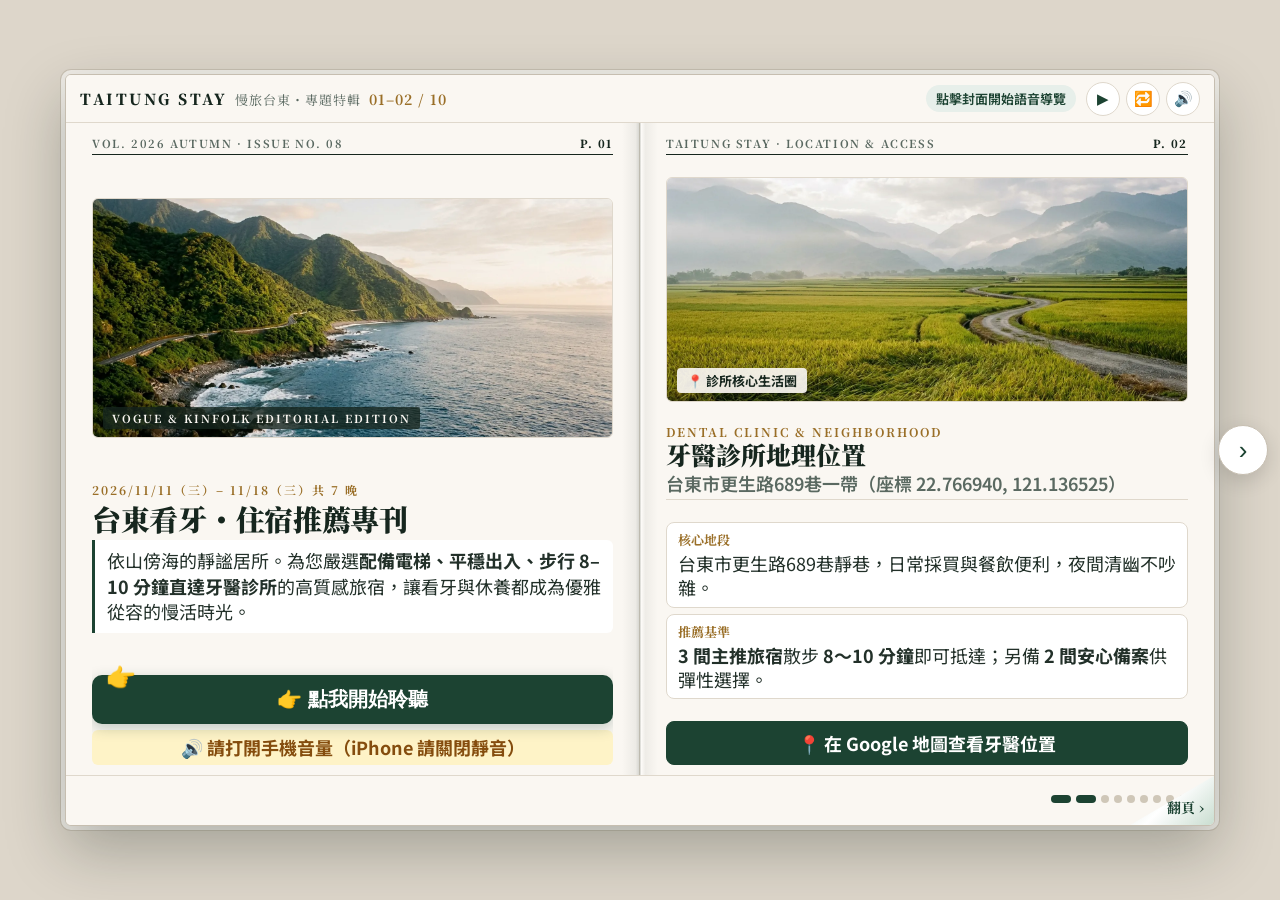
<file: magazine/index.html>
<!DOCTYPE html>
<html lang="zh-Hant-TW">
<head>
  <meta charset="UTF-8">
  <meta name="viewport" content="width=device-width, initial-scale=1, viewport-fit=cover">
  <title>台東看牙住宿推薦｜Vogue & Kinfolk 風格雙頁雜誌專刊</title>
  <meta name="robots" content="noindex,nofollow">
  <link rel="icon" href="data:,">
  <link rel="stylesheet" href="css/style.css?v=20261017_1415">
</head>
<body>

  <!-- Desktop Side Navigation Arrows -->
  <button id="pcLeft" class="pc-nav-arrow pc-nav-left" aria-label="上一頁">‹</button>
  <button id="pcRight" class="pc-nav-arrow pc-nav-right" aria-label="下一頁">›</button>

  <div id="app">
    <!-- Topbar Masthead & Audio Controls -->
    <header class="topbar">
      <div class="topbar-brand">
        <span class="mag-logo">TAITUNG STAY</span>
        <span class="mag-issue">慢旅台東・專題特輯</span>
        <span id="pageNo" class="page-indicator">01 / 10</span>
      </div>
      <div class="topbar-controls">
        <span id="audioStatus" class="audio-status-pill">語音導覽準備中</span>
        <button id="btnPause" class="control-btn" aria-label="播放或暫停" title="播放 / 暫停">▶</button>
        <button id="btnReplay" class="control-btn" aria-label="重聽本頁" title="重聽本頁">🔁</button>
        <button id="btnMute" class="control-btn" aria-label="靜音切換" title="靜音切換">🔊</button>
      </div>
    </header>

    <!-- Book / Magazine Stage -->
    <main id="stage" class="stage">
      <!-- Central Book Spine for Desktop 2-Page Spread -->
      <div class="book-spine" aria-hidden="true"></div>

      <!-- ==========================================
           PAGE 01: COVER (封面 - 台東山海)
           ========================================== -->
      <section class="slide active" data-page="1">
        <div class="inner">
          <div class="page-masthead">
            <span>VOL. 2026 AUTUMN · ISSUE NO. 08</span>
            <span class="folio-num">P. 01</span>
          </div>

          <div class="hero-photo-frame cover-photo-frame">
            <img src="img/taitung_mountain_sea.webp" alt="台東海岸山脈與太平洋晨曦" class="editorial-img">
            <div class="cover-overlay-badge">VOGUE &amp; KINFOLK EDITORIAL EDITION</div>
          </div>

          <div class="cover-editorial-body">
            <div class="cover-kicker">2026/11/11（三）– 11/18（三）共 7 晚</div>
            <h1 class="cover-main-title">台東看牙・住宿推薦專刊</h1>
            <p class="editorial-lead">
              依山傍海的靜謐居所。為您嚴選<strong>配備電梯、平穩出入、步行 8–10 分鐘直達牙醫診所</strong>的高質感旅宿，讓看牙與休養都成為優雅從容的慢活時光。
            </p>
          </div>

          <div class="cover-actions">
            <div class="btn-wrap-relative">
              <span class="finger-hint active" style="left: 14px; top: -18px;">👉</span>
              <button id="btnStart" class="cover-btn-start">
                <span>👉 點我開始聆聽</span>
              </button>
            </div>
            <div class="volume-notice">
              <span>🔊 請打開手機音量（iPhone 請關閉靜音）</span>
            </div>
          </div>
        </div>
      </section>

      <!-- ==========================================
           PAGE 02: CLINIC LOCATION (牙醫位置 - 台東縱谷稻田)
           ========================================== -->
      <section class="slide" data-page="2">
        <div class="inner">
          <div class="page-masthead">
            <span>TAITUNG STAY · LOCATION &amp; ACCESS</span>
            <span class="folio-num">P. 02</span>
          </div>

          <div class="hero-photo-frame">
            <img src="img/taitung_rice_paddies.webp" alt="台東縱谷翠綠稻田與山嵐" class="editorial-img">
            <span class="photo-tag-badge">📍 診所核心生活圈</span>
          </div>

          <div class="editorial-header">
            <div class="mag-kicker">DENTAL CLINIC &amp; NEIGHBORHOOD</div>
            <h2 class="mag-serif-title">牙醫診所地理位置</h2>
            <div class="mag-serif-sub">台東市更生路689巷一帶（座標 22.766940, 121.136525）</div>
          </div>

          <div class="editorial-columns">
            <div class="col-item">
              <span class="col-label">核心地段</span>
              <span class="col-value">台東市更生路689巷靜巷，日常採買與餐飲便利，夜間清幽不吵雜。</span>
            </div>
            <div class="col-item">
              <span class="col-label">推薦基準</span>
              <span class="col-value"><strong>3 間主推旅宿</strong>散步 <strong>8～10 分鐘</strong>即可抵達；另備 <strong>2 間安心備案</strong>供彈性選擇。</span>
            </div>
          </div>

          <div class="action-row single-action">
            <span class="finger-hint" style="left: 10px; top: -18px;">👉</span>
            <a class="btn-mag btn-primary-mag btn-full" href="https://www.google.com/maps?q=22.766940279683972,121.13652461835369" target="_blank" rel="noopener noreferrer">
              📍 在 Google 地圖查看牙醫位置
            </a>
          </div>
        </div>
      </section>

      <!-- ==========================================
           PAGE 03: 松柏文旅 (EVERGREEN HALL)
           ========================================== -->
      <section class="slide" data-page="3">
        <div class="inner">
          <div class="page-masthead">
            <span>PRIMARY SELECTION 01 · 主推首選</span>
            <span class="folio-num">P. 03</span>
          </div>

          <!-- 3 Real Hotel Photos Grid -->
          <div class="hotel-photo-grid">
            <div class="photo-cell photo-main">
              <img src="img/hotels/evergreen/room.webp" alt="松柏文旅推薦房型" class="editorial-img">
              <span class="photo-role-tag">推薦房型</span>
              <span class="photo-credit">照片來源：Booking.com／業者</span>
            </div>
            <div class="photo-cell photo-sub1">
              <img src="img/hotels/evergreen/exterior.webp" alt="松柏文旅外觀" class="editorial-img">
              <span class="photo-role-tag">建築外觀</span>
              <span class="photo-credit">照片來源：Booking.com／業者</span>
            </div>
            <div class="photo-cell photo-sub2">
              <img src="img/hotels/evergreen/bathroom.webp" alt="松柏文旅浴室" class="editorial-img">
              <span class="photo-role-tag">乾濕分離衛浴</span>
              <span class="photo-credit">照片來源：Booking.com／業者</span>
            </div>
          </div>

          <div class="hotel-title-bar">
            <div>
              <h2 class="mag-serif-title">松柏文旅</h2>
              <div class="hotel-distance">🚶 步行到牙醫：<strong>550 公尺｜約 8 分鐘</strong></div>
            </div>
            <div class="hotel-price-box">
              <span class="price-caption">7 晚含稅總價</span>
              <span class="price-amount">TWD 13,794</span>
            </div>
          </div>

          <div class="hotel-editorial-table">
            <div class="he-row">
              <span class="he-label">地址與評分</span>
              <span class="he-val">台東市洛陽街342號 ｜ <strong>8.5 分</strong> 高評</span>
            </div>
            <div class="he-row">
              <span class="he-label">設施與房型</span>
              <span class="he-val"><strong>🛗 有電梯</strong>｜雙床房（2張單人床）或加大雙人床，20㎡ 附陽台</span>
            </div>
            <div class="he-row">
              <span class="he-label">取消與提醒</span>
              <span class="he-val"><strong class="text-green">10/28 前免費取消</strong>｜<span class="text-warn">⚠️ 雙床房僅剩 1 間，建議儘早確認</span></span>
            </div>
          </div>

          <div class="action-row">
            <span class="finger-hint" style="left: 10px; top: -18px;">👉</span>
            <a class="btn-mag btn-primary-mag" href="https://www.booking.com/hotel/tw/342-evergreen-hall.zh-tw.html?checkin=2026-11-11&checkout=2026-11-18&group_adults=2&no_rooms=1" target="_blank" rel="noopener noreferrer">
              Booking 訂房頁
            </a>
            <a class="btn-mag btn-outline-mag" href="https://www.google.com/maps/dir/?api=1&origin=%E5%8F%B0%E6%9D%B1%E5%B8%82%E6%B4%9B%E9%99%BD%E8%A1%97342%E8%99%9F&destination=22.766940279683972,121.13652461835369&travelmode=walking" target="_blank" rel="noopener noreferrer">
              🚶 步行路線
            </a>
          </div>
        </div>
      </section>

      <!-- ==========================================
           PAGE 04: 翠安儂風旅 (HOTEL DE TRIANON)
           ========================================== -->
      <section class="slide" data-page="4">
        <div class="inner">
          <div class="page-masthead">
            <span>PRIMARY SELECTION 02 · 主推推薦</span>
            <span class="folio-num">P. 04</span>
          </div>

          <div class="hotel-photo-grid">
            <div class="photo-cell photo-main">
              <img src="img/hotels/trianon/room.webp" alt="翠安儂風旅標準雙人房" class="editorial-img">
              <span class="photo-role-tag">標準雙人房 25㎡</span>
              <span class="photo-credit">照片來源：Booking.com／業者</span>
            </div>
            <div class="photo-cell photo-sub1">
              <img src="img/hotels/trianon/exterior.webp" alt="翠安儂風旅建築外觀" class="editorial-img">
              <span class="photo-role-tag">建築外觀</span>
              <span class="photo-credit">照片來源：Booking.com／業者</span>
            </div>
            <div class="photo-cell photo-sub2">
              <img src="img/hotels/trianon/bathroom.webp" alt="翠安儂風旅浴室" class="editorial-img">
              <span class="photo-role-tag">衛浴空間</span>
              <span class="photo-credit">照片來源：Booking.com／業者</span>
            </div>
          </div>

          <div class="hotel-title-bar">
            <div>
              <h2 class="mag-serif-title">翠安儂風旅</h2>
              <div class="hotel-distance">🚶 步行到牙醫：<strong>走路約 8～9 分鐘</strong></div>
            </div>
            <div class="hotel-price-box">
              <span class="price-caption">7 晚總價（含早餐）</span>
              <span class="price-amount">TWD 11,920</span>
            </div>
          </div>

          <div class="hotel-editorial-table">
            <div class="he-row">
              <span class="he-label">地址與評分</span>
              <span class="he-val">台東市四維路三段152號 ｜ <strong>8.2 分</strong> 法式優雅旅宿</span>
            </div>
            <div class="he-row">
              <span class="he-label">安心設施</span>
              <span class="he-val"><strong>🛗 有電梯</strong>、<strong>浴室緊急呼救設備</strong>、24 小時櫃檯服務</span>
            </div>
            <div class="he-row">
              <span class="he-label">房型與取消</span>
              <span class="he-val">標準雙人房 25㎡（含早餐）｜<strong class="text-green">11/8 前可免費取消</strong></span>
            </div>
          </div>

          <div class="action-row">
            <span class="finger-hint" style="left: 10px; top: -18px;">👉</span>
            <a class="btn-mag btn-primary-mag" href="https://www.booking.com/hotel/tw/hotel-de-trianon-taitung.zh-tw.html?checkin=2026-11-11&checkout=2026-11-18&group_adults=2&no_rooms=1" target="_blank" rel="noopener noreferrer">
              Booking 訂房頁
            </a>
            <a class="btn-mag btn-outline-mag" href="https://www.google.com/maps/dir/?api=1&origin=%E5%8F%B0%E6%9D%B1%E5%B8%82%E5%9B%9B%E7%B6%AD%E8%B7%AF%E4%B8%89%E6%AE%B5152%E8%99%9F&destination=22.766940279683972,121.13652461835369&travelmode=walking" target="_blank" rel="noopener noreferrer">
              🚶 步行路線
            </a>
          </div>
        </div>
      </section>

      <!-- ==========================================
           PAGE 05: 湯園民宿 (SIANG GUEST HOUSE)
           ========================================== -->
      <section class="slide" data-page="5">
        <div class="inner">
          <div class="page-masthead">
            <span>PRIMARY SELECTION 03 · 主推推薦</span>
            <span class="folio-num">P. 05</span>
          </div>

          <div class="hotel-photo-grid">
            <div class="photo-cell photo-main">
              <img src="img/hotels/siang/room.webp?v=20261017b" alt="湯園民宿特大雙人床房" class="editorial-img">
              <span class="photo-role-tag">特大雙人床房</span>
              <span class="photo-credit">照片來源：Booking.com／業者</span>
            </div>
            <div class="photo-cell photo-sub1">
              <img src="img/hotels/siang/exterior.webp" alt="湯園民宿建築外觀" class="editorial-img">
              <span class="photo-role-tag">建築外觀</span>
              <span class="photo-credit">照片來源：Booking.com／業者</span>
            </div>
            <div class="photo-cell photo-sub2">
              <img src="img/hotels/siang/bathroom.webp" alt="湯園民宿浴室" class="editorial-img">
              <span class="photo-role-tag">衛浴空間</span>
              <span class="photo-credit">照片來源：Booking.com／業者</span>
            </div>
          </div>

          <div class="hotel-title-bar">
            <div>
              <h2 class="mag-serif-title">湯園民宿</h2>
              <div class="hotel-distance">🚶 步行到牙醫：<strong>700 公尺｜約 10 分鐘</strong></div>
            </div>
            <div class="hotel-price-box">
              <span class="price-caption">7 晚總價（含早餐）</span>
              <span class="price-amount">TWD 16,092</span>
            </div>
          </div>

          <div class="hotel-editorial-table">
            <div class="he-row">
              <span class="he-label">地址與評分</span>
              <span class="he-val">台東市中興路一段225號 ｜ <strong>8.9 分</strong> 超高評價</span>
            </div>
            <div class="he-row">
              <span class="he-label">長住亮點</span>
              <span class="he-val"><strong>🛗 有電梯</strong>、含早餐、<strong>房內專屬洗衣機</strong>與<strong>免治馬桶</strong></span>
            </div>
            <div class="he-row">
              <span class="he-label">房型與取消</span>
              <span class="he-val">特大雙人床房（戶外休息區）｜<strong class="text-green">11/4 前免費取消</strong>｜<span class="text-warn">⚠️ 僅剩 1 間</span></span>
            </div>
          </div>

          <div class="action-row">
            <span class="finger-hint" style="left: 10px; top: -18px;">👉</span>
            <a class="btn-mag btn-primary-mag" href="https://www.booking.com/hotel/tw/siang-guest-house.zh-tw.html?checkin=2026-11-11&checkout=2026-11-18&group_adults=2&no_rooms=1" target="_blank" rel="noopener noreferrer">
              Booking 訂房頁
            </a>
            <a class="btn-mag btn-outline-mag" href="https://www.google.com/maps/dir/?api=1&origin=%E5%8F%B0%E6%9D%B1%E5%B8%82%E4%B8%AD%E8%88%88%E8%B7%AF%E4%B8%80%E6%AE%B5225%E8%99%9F&destination=22.766940279683972,121.13652461835369&travelmode=walking" target="_blank" rel="noopener noreferrer">
              🚶 步行路線
            </a>
          </div>
        </div>
      </section>

      <!-- ==========================================
           PAGE 06: 康橋大飯店 台東館 (KINDNESS HOTEL)
           ========================================== -->
      <section class="slide" data-page="6">
        <div class="inner">
          <div class="page-masthead">
            <span>BACKUP SELECTION 01 · 品牌備案</span>
            <span class="folio-num">P. 06</span>
          </div>

          <div class="hotel-photo-grid">
            <div class="photo-cell photo-main">
              <img src="img/hotels/kindness/room.webp" alt="康橋大飯店台東館舒適四人間" class="editorial-img">
              <span class="photo-role-tag">舒適四人間 26㎡</span>
              <span class="photo-credit">照片來源：Booking.com／業者</span>
            </div>
            <div class="photo-cell photo-sub1">
              <img src="img/hotels/kindness/exterior.webp" alt="康橋大飯店台東館外觀" class="editorial-img">
              <span class="photo-role-tag">建築外觀</span>
              <span class="photo-credit">照片來源：Booking.com／業者</span>
            </div>
            <div class="photo-cell photo-sub2">
              <img src="img/hotels/kindness/bathroom.webp" alt="康橋大飯店台東館浴室" class="editorial-img">
              <span class="photo-role-tag">衛浴空間</span>
              <span class="photo-credit">照片來源：Booking.com／業者</span>
            </div>
          </div>

          <div class="hotel-title-bar">
            <div>
              <h2 class="mag-serif-title">康橋大飯店 台東館</h2>
              <div class="hotel-distance">🚶 步行到牙醫：<strong>800 公尺｜約 11 分鐘</strong></div>
            </div>
            <div class="hotel-price-box">
              <span class="price-caption">7 晚總價（含早餐）</span>
              <span class="price-amount">TWD 38,790</span>
            </div>
          </div>

          <div class="hotel-editorial-table">
            <div class="he-row">
              <span class="he-label">地址與電話</span>
              <span class="he-val">台東市中興路一段209巷16號 ｜ 電話 <a href="tel:089-229226" class="tel-link">089-229226</a></span>
            </div>
            <div class="he-row">
              <span class="he-label">設施與房型</span>
              <span class="he-val"><strong>🛗 有電梯</strong>、含豐盛早餐｜舒適四人間（2張雙人床，26㎡，城市景觀）</span>
            </div>
            <div class="he-row">
              <span class="he-label">取消與付款</span>
              <span class="he-val"><strong class="text-green">11/9 前可免費取消</strong>，入住時付款</span>
            </div>
          </div>

          <div class="action-row">
            <span class="finger-hint" style="left: 10px; top: -18px;">👉</span>
            <a class="btn-mag btn-primary-mag" href="https://www.booking.com/hotel/tw/kindness-hotel-taidong.zh-tw.html?checkin=2026-11-11&checkout=2026-11-18&group_adults=2&no_rooms=1" target="_blank" rel="noopener noreferrer">
              Booking 訂房頁
            </a>
            <a class="btn-mag btn-outline-mag" href="https://www.google.com/maps/dir/?api=1&origin=%E5%8F%B0%E6%9D%B1%E5%B8%82%E4%B8%AD%E8%88%88%E8%B7%AF%E4%B8%80%E6%AE%B5209%E5%B7%B716%E8%99%9F&destination=22.766940279683972,121.13652461835369&travelmode=walking" target="_blank" rel="noopener noreferrer">
              🚶 步行路線
            </a>
          </div>
        </div>
      </section>

      <!-- ==========================================
           PAGE 07: 月光夏民宿 (SUMMER OF MOONLIGHT)
           ========================================== -->
      <section class="slide" data-page="7">
        <div class="inner">
          <div class="page-masthead">
            <span>BACKUP SELECTION 02 · 庭園備案</span>
            <span class="folio-num">P. 07</span>
          </div>

          <div class="hotel-photo-grid">
            <div class="photo-cell photo-main">
              <img src="img/hotels/moonlight/room.webp" alt="月光夏民宿雙人房" class="editorial-img">
              <span class="photo-role-tag">一樓雙人房 23㎡</span>
              <span class="photo-credit">照片來源：Booking.com／業者</span>
            </div>
            <div class="photo-cell photo-sub1">
              <img src="img/hotels/moonlight/exterior.webp" alt="月光夏民宿外觀與庭園" class="editorial-img">
              <span class="photo-role-tag">建築外觀與庭園</span>
              <span class="photo-credit">照片來源：Booking.com／業者</span>
            </div>
            <div class="photo-cell photo-sub2">
              <img src="img/hotels/moonlight/bathroom.webp" alt="月光夏民宿衛浴" class="editorial-img">
              <span class="photo-role-tag">乾濕分離衛浴</span>
              <span class="photo-credit">照片來源：Booking.com／業者</span>
            </div>
          </div>

          <div class="hotel-title-bar">
            <div>
              <h2 class="mag-serif-title">月光夏民宿</h2>
              <div class="hotel-distance">🚶 步行 <strong>1.9 公里（約 27 分）</strong>｜車程約 5 分</div>
            </div>
            <div class="hotel-price-box">
              <span class="price-caption">7 晚總價（含早 27,310）</span>
              <span class="price-amount">TWD 25,945</span>
            </div>
          </div>

          <div class="hotel-editorial-table">
            <div class="he-row">
              <span class="he-label">地址與電話</span>
              <span class="he-val">台東市馬亨亨大道625號 ｜ 電話 <a href="tel:089-219168" class="tel-link">089-219168</a></span>
            </div>
            <div class="he-row">
              <span class="he-label">設施與服務</span>
              <span class="he-val">無電梯但<strong>房間在一樓免爬梯</strong>、有陽台、<strong>車站與機場接送</strong></span>
            </div>
            <div class="he-row">
              <span class="he-label">取消與提醒</span>
              <span class="he-val"><strong class="text-green">11/4 前免費取消</strong>｜<span class="text-warn">⚠️ 請先確認 10% 服務費是否已含在總價</span></span>
            </div>
          </div>

          <div class="action-row">
            <span class="finger-hint" style="left: 10px; top: -18px;">👉</span>
            <a class="btn-mag btn-primary-mag" href="https://www.booking.com/hotel/tw/summer-of-moonlight-homestay.zh-tw.html?checkin=2026-11-11&checkout=2026-11-18&group_adults=2&no_rooms=1" target="_blank" rel="noopener noreferrer">
              Booking 訂房頁
            </a>
            <a class="btn-mag btn-outline-mag" href="https://www.google.com/maps/dir/?api=1&origin=%E5%8F%B0%E6%9D%B1%E5%B8%82%E9%A6%AC%E4%BA%A8%E4%BA%A8%E5%A4%A7%E9%81%93625%E8%99%9F&destination=22.766940279683972,121.13652461835369&travelmode=walking" target="_blank" rel="noopener noreferrer">
              🚶 步行路線
            </a>
          </div>
        </div>
      </section>

      <!-- ==========================================
           PAGE 08: BOOKING TIPS (行前訂房叮嚀)
           ========================================== -->
      <section class="slide" data-page="8">
        <div class="inner">
          <div class="page-masthead">
            <span>EDITOR'S NOTE · 訂房與休養指南</span>
            <span class="folio-num">P. 08</span>
          </div>

          <div class="diptych-photo-row">
            <div class="diptych-cell">
              <img src="img/editorial_cozy_room.webp" alt="陽光灑落的溫馨休養房間意象" class="editorial-img">
            </div>
            <div class="diptych-cell">
              <img src="img/editorial_breakfast.webp" alt="溫馨晨間早餐意象" class="editorial-img">
            </div>
          </div>

          <div class="editorial-header compact-header">
            <div class="mag-kicker">ESSENTIAL CHECKLIST</div>
            <h2 class="mag-serif-title">行前訂房 6 大叮嚀</h2>
          </div>

          <div class="tips-editorial-grid">
            <div class="tip-card">
              <span class="tip-num">01</span>
              <div class="tip-text"><strong>確認對外窗：</strong>訂房前請先打電話向業者確認房間是否有窗戶。</div>
            </div>
            <div class="tip-card">
              <span class="tip-num">02</span>
              <div class="tip-text"><strong>早點預訂：</strong>十一月空房隨時會被訂走，建議儘早預訂。</div>
            </div>
            <div class="tip-card">
              <span class="tip-num">03</span>
              <div class="tip-text"><strong>詢問長住優惠：</strong>連住 7 晚可先打電話詢問是否有長住優惠。</div>
            </div>
            <div class="tip-card">
              <span class="tip-num">04</span>
              <div class="tip-text"><strong>彈性取消：</strong>優先選擇可以免費取消的訂房方案。</div>
            </div>
            <div class="tip-card">
              <span class="tip-num">05</span>
              <div class="tip-text"><strong>提早入住：</strong>從瑞士回來有時差，可先詢問能否提早入住。</div>
            </div>
            <div class="tip-card">
              <span class="tip-num">06</span>
              <div class="tip-text"><strong>房間冰箱：</strong>確認房內有冰箱，看完牙可以方便冰敷休養。</div>
            </div>
          </div>
        </div>
      </section>

      <!-- ==========================================
           PAGE 09: TAITUNG SLOW LIVING (台東山海・慢活休養手札)
           ========================================== -->
      <section class="slide" data-page="9">
        <div class="inner">
          <div class="page-masthead">
            <span>TAITUNG SLOW LIVING · 山海療癒手札</span>
            <span class="folio-num">P. 09</span>
          </div>

          <div class="hero-photo-frame tall-hero">
            <img src="img/taitung_hot_air_balloon.webp" alt="台東鹿野高台與縱谷晨霧熱氣球" class="editorial-img">
            <span class="photo-tag-badge">🌿 東台灣秋季慢旅</span>
          </div>

          <div class="editorial-header">
            <div class="mag-kicker">AUTUMN IN TAITUNG</div>
            <h2 class="mag-serif-title">山海之間・靜心休養</h2>
            <div class="mag-serif-sub">十一月微涼秋風，最適合放慢步調的療癒時節</div>
          </div>

          <div class="editorial-columns">
            <div class="col-item">
              <span class="col-label">縱谷與太平洋</span>
              <span class="col-value">秋季的台東褪去盛夏暑氣，清晨有溫潤海風與山嵐，散步往返診所格外舒心。</span>
            </div>
            <div class="col-item">
              <span class="col-label">溫軟飲食建議</span>
              <span class="col-value">看牙期間推薦品嚐在地溫熱豆漿、清燉鮮魚湯與軟綿米食，營養充足且不傷牙齦。</span>
            </div>
          </div>
        </div>
      </section>

      <!-- ==========================================
           PAGE 10: BACK COVER (專刊封底・太平洋晨光)
           ========================================== -->
      <section class="slide" data-page="10">
        <div class="inner">
          <div class="page-masthead">
            <span>COLOPHON &amp; BACK COVER · 專刊封底</span>
            <span class="folio-num">P. 10</span>
          </div>

          <div class="hero-photo-frame">
            <img src="img/pacific_dawn.webp" alt="台東太平洋晨光與海浪" class="editorial-img">
            <span class="photo-tag-badge">🌅 太平洋的溫柔晨曦</span>
          </div>

          <div class="editorial-header">
            <div class="mag-kicker">TAITUNG DENTAL STAY EDITION</div>
            <h2 class="mag-serif-title">祝您看牙順利・旅途平安</h2>
            <div class="mag-serif-sub">2026/11/11（三）– 11/18（三）共 7 晚</div>
          </div>

          <div class="colophon-box">
            價格與空房為 <strong>2026/10/17 14:22（台灣時間）</strong>在 Booking.com 查詢的結果，實際以訂房時為準。
          </div>

          <div class="action-row">
            <button class="btn-mag btn-primary-mag btn-restart">
              ⟲ 重新閱讀專刊
            </button>
            <a class="btn-mag btn-outline-mag" href="../index.html">
              🏠 返回原本清單頁
            </a>
          </div>
        </div>
      </section>

    </main>

    <!-- Bottombar Navigation & Folded Page-Curl -->
    <footer class="bottombar">
      <button id="btnBack" class="nav-back-btn" aria-label="上一頁">‹</button>

      <div id="dots" class="dots-container">
        <span class="dot active" data-index="0"></span>
        <span class="dot" data-index="1"></span>
        <span class="dot" data-index="2"></span>
        <span class="dot" data-index="3"></span>
        <span class="dot" data-index="4"></span>
        <span class="dot" data-index="5"></span>
        <span class="dot" data-index="6"></span>
        <span class="dot" data-index="7"></span>
        <span class="dot" data-index="8"></span>
        <span class="dot" data-index="9"></span>
      </div>

      <button id="pageCurl" class="page-curl" aria-label="翻到下一頁">
        <div class="curl-triangle"></div>
        <span class="curl-text">翻頁 ›</span>
      </button>
    </footer>
  </div>

  <script src="js/magazine.js?v=20261017_1429"></script>
</body>
</html>
</file>
<file: magazine/css/style.css>
/* ==========================================================================
   TAITUNG DENTAL STAY - VOGUE & KINFOLK EDITORIAL MAGAZINE STYLESHEET
   - Mobile (<1024px): Single-page full-screen (100dvh + safe-area), Touch Swipe
   - Desktop (>=1024px): 2-Page Open Book Spread with 3D Page-Flip Animation
   - Senior-friendly: All body/info/table text >= 18px, Zero Vertical Scroll
   ========================================================================== */

@import url('https://fonts.googleapis.com/css2?family=Noto+Serif+TC:wght@500;600;700;900&family=Noto+Sans+TC:wght@400;500;700&display=swap');

:root {
  --bg-desk: #DDD6CA;          /* 桌面亞麻布質感底色 */
  --bg-page: #FAF7F2;          /* 雜誌內頁暖米白紙感 */
  --bg-card: #FFFFFF;
  --ink-primary: #16261E;      /* 墨黑森林綠（主標題） */
  --ink-body: #223029;         /* 內文深炭綠（高對比易讀） */
  --ink-muted: #5A6961;
  --accent-forest: #1C4332;    /* 典雅松林綠 */
  --accent-gold: #9A6F28;      /* 雜誌古銅金 */
  --accent-red: #B42318;       /* 價格醒目深紅 */
  --rule-line: #DFD8CC;        /* 雜誌分隔細線 */
  --rule-dark: #223029;
  --font-serif: 'Noto Serif TC', 'Songti TC', 'PMingLiU', Georgia, serif;
  --font-sans: -apple-system, BlinkMacSystemFont, 'Noto Sans TC', 'PingFang TC', sans-serif;
  --app-h: 100dvh;
}

*, *::before, *::after {
  box-sizing: border-box;
  margin: 0;
  padding: 0;
  -webkit-tap-highlight-color: transparent;
}

html, body {
  width: 100%;
  height: 100%;
  overflow: hidden;
  overscroll-behavior: none;
  background-color: var(--bg-desk);
  font-family: var(--font-sans);
  color: var(--ink-body);
  font-size: 18px;
  touch-action: manipulation;
  -webkit-font-smoothing: antialiased;
}

/* ==========================================================================
   APP CONTAINER (Mobile: Full Screen 100dvh; Desktop >=1024px: 2-Page Book)
   ========================================================================== */
#app {
  position: fixed;
  inset: 0;
  margin: 0 auto;
  width: 100%;
  max-width: 520px;
  height: 100vh;
  height: 100dvh;
  height: var(--app-h, 100dvh);
  background-color: var(--bg-page);
  box-shadow: 0 12px 48px rgba(15, 24, 19, 0.22);
  display: grid;
  grid-template-rows: auto 1fr auto;
  overflow: hidden;
}

@media (min-width: 1024px) {
  #app {
    top: 50%;
    transform: translateY(-50%);
    max-width: 1180px;
    width: calc(100vw - 130px);
    height: min(94dvh, 752px);
    border-radius: 6px;
    border: 1px solid #C6BEB0;
    box-shadow:
      0 24px 60px rgba(15, 24, 19, 0.28),
      0 0 0 4px #EFECE6,
      0 0 0 5px #C8C0B2;
  }
}

/* ==========================================================================
   1. TOPBAR (Masthead & Audio Bar)
   ========================================================================== */
.topbar {
  padding-top: max(4px, env(safe-area-inset-top));
  padding-left: 14px;
  padding-right: 14px;
  padding-bottom: 4px;
  min-height: calc(44px + max(4px, env(safe-area-inset-top)));
  display: flex;
  align-items: center;
  justify-content: space-between;
  border-bottom: 1.5px solid var(--rule-line);
  background: var(--bg-page);
  z-index: 60;
}

.topbar-brand {
  display: flex;
  align-items: baseline;
  gap: 8px;
}

.mag-logo {
  font-family: var(--font-serif);
  font-size: 15px;
  font-weight: 900;
  letter-spacing: 2.5px;
  color: var(--ink-primary);
}

.mag-issue {
  display: none;
  font-family: var(--font-serif);
  font-size: 13px;
  color: var(--ink-muted);
  letter-spacing: 1px;
}

@media (min-width: 1024px) {
  .mag-issue {
    display: inline;
  }
}

.page-indicator {
  font-family: var(--font-serif);
  font-size: 14px;
  font-weight: 700;
  color: var(--accent-gold);
  letter-spacing: 1px;
}

.topbar-controls {
  display: flex;
  align-items: center;
  gap: 6px;
}

.audio-status-pill {
  display: none;
  font-size: 13px;
  font-weight: 600;
  color: var(--accent-forest);
  background: #E7EFEA;
  padding: 4px 10px;
  border-radius: 999px;
  margin-right: 4px;
}

@media (min-width: 1024px) {
  .audio-status-pill {
    display: inline-block;
  }
}

.control-btn {
  width: 34px;
  height: 34px;
  border-radius: 50%;
  border: 1px solid var(--rule-line);
  background: #FFFFFF;
  color: var(--accent-forest);
  font-size: 15px;
  display: flex;
  align-items: center;
  justify-content: center;
  cursor: pointer;
  transition: all 0.15s ease;
}

.control-btn:hover {
  background: #E7EFEA;
}

/* ==========================================================================
   2. STAGE, SLIDES & 3D BOOK SPREAD
   ========================================================================== */
.stage {
  position: relative;
  width: 100%;
  height: 100%;
  overflow: hidden;
  perspective: 2000px;
  background: var(--bg-page);
}

.book-spine {
  display: none;
}

@media (min-width: 1024px) {
  .book-spine {
    display: block;
    position: absolute;
    top: 0;
    bottom: 0;
    left: 50%;
    width: 36px;
    transform: translateX(-50%);
    background: linear-gradient(
      90deg,
      rgba(0,0,0,0) 0%,
      rgba(22,38,30,0.06) 38%,
      rgba(22,38,30,0.18) 50%,
      rgba(255,255,255,0.4) 54%,
      rgba(22,38,30,0.05) 65%,
      rgba(0,0,0,0) 100%
    );
    z-index: 25;
    pointer-events: none;
  }
}

.slide {
  position: absolute;
  inset: 0;
  padding: 6px 14px 6px;
  overflow: hidden;
  display: flex;
  flex-direction: column;
  justify-content: space-between;
  visibility: hidden;
  opacity: 0;
  background-color: var(--bg-page);
  backface-visibility: hidden;
  transform-style: preserve-3d;
}

/* Mobile active state */
.slide.active {
  visibility: visible;
  opacity: 1;
  z-index: 3;
}

/* Desktop 2-page spread states */
@media (min-width: 1024px) {
  .slide {
    top: 0;
    bottom: 0;
    width: 50%;
    padding: 12px 26px 10px;
  }
  .slide.spread-left {
    left: 0;
    right: auto;
    visibility: visible;
    opacity: 1;
    z-index: 3;
    border-right: 1px solid #DFD8CC;
  }
  .slide.spread-right {
    left: 50%;
    right: 0;
    visibility: visible;
    opacity: 1;
    z-index: 3;
  }
  .slide.reading-focus {
    box-shadow: inset 0 3px 0 var(--accent-gold);
  }
}

/* Single-Page 3D Flip Animations (Mobile) */
.slide.out-next {
  visibility: visible;
  animation: mobileFlipNext 0.55s cubic-bezier(0.4, 0, 0.2, 1) forwards;
  transform-origin: left center;
  z-index: 10;
}
.slide.in-next {
  visibility: visible;
  animation: mobileInNext 0.55s cubic-bezier(0.2, 0.8, 0.2, 1) forwards;
  z-index: 8;
}
.slide.out-prev {
  visibility: visible;
  animation: mobileOutPrev 0.48s ease-in forwards;
  z-index: 8;
}
.slide.in-prev {
  visibility: visible;
  animation: mobileFlipPrev 0.55s cubic-bezier(0.2, 0.8, 0.2, 1) forwards;
  transform-origin: left center;
  z-index: 10;
}

@keyframes mobileFlipNext {
  0% { transform: rotateY(0deg); opacity: 1; }
  100% { transform: rotateY(-95deg); opacity: 0.1; }
}
@keyframes mobileInNext {
  0% { transform: translateX(12%) scale(0.98); opacity: 0; }
  100% { transform: translateX(0) scale(1); opacity: 1; }
}
@keyframes mobileOutPrev {
  0% { transform: translateX(0); opacity: 1; }
  100% { transform: translateX(18%); opacity: 0; }
}
@keyframes mobileFlipPrev {
  0% { transform: rotateY(-95deg); opacity: 0.15; }
  100% { transform: rotateY(0deg); opacity: 1; }
}

/* Desktop Spread 3D Book-Flip Animations */
.slide.spread-flip-out-right {
  visibility: visible;
  left: 50%;
  width: 50%;
  transform-origin: left center;
  animation: desktopBookTurnNext 0.65s cubic-bezier(0.45, 0.05, 0.2, 1) forwards;
  z-index: 20;
}
.slide.spread-flip-out-left {
  visibility: visible;
  left: 0;
  width: 50%;
  transform-origin: right center;
  animation: desktopBookTurnPrev 0.65s cubic-bezier(0.45, 0.05, 0.2, 1) forwards;
  z-index: 20;
}
.slide.spread-fade-in {
  animation: desktopSpreadReveal 0.65s ease forwards;
}

@keyframes desktopBookTurnNext {
  0% {
    transform: rotateY(0deg);
    opacity: 1;
    box-shadow: -6px 0 24px rgba(0,0,0,0.12);
  }
  55% {
    opacity: 0.95;
    box-shadow: -24px 0 40px rgba(0,0,0,0.28);
  }
  100% {
    transform: rotateY(-145deg);
    opacity: 0;
  }
}

@keyframes desktopBookTurnPrev {
  0% {
    transform: rotateY(0deg);
    opacity: 1;
    box-shadow: 6px 0 24px rgba(0,0,0,0.12);
  }
  55% {
    opacity: 0.95;
    box-shadow: 24px 0 40px rgba(0,0,0,0.28);
  }
  100% {
    transform: rotateY(145deg);
    opacity: 0;
  }
}

@keyframes desktopSpreadReveal {
  0% { opacity: 0.35; }
  100% { opacity: 1; }
}

/* Slide Inner Wrapper */
.inner {
  width: 100%;
  height: 100%;
  display: flex;
  flex-direction: column;
  justify-content: space-between;
  overflow: hidden;
}

/* ==========================================================================
   3. VOGUE / KINFOLK MASTHEAD & FOLIO HEADER
   ========================================================================== */
.page-masthead {
  display: flex;
  align-items: center;
  justify-content: space-between;
  padding-bottom: 3px;
  border-bottom: 1px solid var(--ink-primary);
  font-family: var(--font-serif);
  font-size: 11px;
  font-weight: 700;
  letter-spacing: 1.6px;
  color: var(--ink-muted);
  text-transform: uppercase;
  flex-shrink: 0;
}

.folio-num {
  color: var(--ink-primary);
  font-weight: 900;
}

/* ==========================================================================
   4. EDITORIAL PHOTO FRAMES & REAL HOTEL PHOTO GRID
   ========================================================================== */
.editorial-img {
  width: 100%;
  height: 100%;
  object-fit: cover;
  display: block;
}

/* Single Hero Photo Frame (Cover, Location, Slow Living, Back Cover) */
.hero-photo-frame {
  position: relative;
  width: 100%;
  height: clamp(148px, 26dvh, 225px);
  border-radius: 6px;
  overflow: hidden;
  border: 1px solid var(--rule-line);
  flex-shrink: 0;
}

.hero-photo-frame.cover-photo-frame {
  height: clamp(160px, 28dvh, 240px);
}

.hero-photo-frame.tall-hero {
  height: clamp(165px, 29dvh, 245px);
}

.cover-overlay-badge {
  position: absolute;
  bottom: 8px;
  left: 10px;
  background: rgba(22, 38, 30, 0.78);
  color: #FAF7F2;
  font-family: var(--font-serif);
  font-size: 11px;
  font-weight: 700;
  letter-spacing: 2px;
  padding: 3px 9px;
  border-radius: 3px;
}

.photo-tag-badge {
  position: absolute;
  bottom: 8px;
  left: 10px;
  background: rgba(250, 247, 242, 0.92);
  color: var(--ink-primary);
  font-size: 13px;
  font-weight: 700;
  padding: 3px 10px;
  border-radius: 4px;
}

/* 3-Photo Real Hotel Collage (Main Room + Exterior + Bathroom) */
.hotel-photo-grid {
  display: grid;
  grid-template-columns: 1.35fr 1fr;
  grid-template-rows: 1fr 1fr;
  gap: 5px;
  width: 100%;
  height: clamp(142px, 25dvh, 215px);
  flex-shrink: 0;
}

.photo-cell {
  position: relative;
  overflow: hidden;
  border-radius: 5px;
  border: 1px solid var(--rule-line);
  background: #EAE4D8;
}

.photo-cell.photo-main {
  grid-row: 1 / span 2;
  grid-column: 1 / 2;
}

.photo-role-tag {
  position: absolute;
  top: 5px;
  left: 5px;
  background: rgba(22, 38, 30, 0.78);
  color: #FFFFFF;
  font-size: 11px;
  font-weight: 600;
  padding: 2px 6px;
  border-radius: 3px;
  line-height: 1.2;
}

/* Required corner attribution on real hotel photos */
.photo-credit {
  position: absolute;
  right: 3px;
  bottom: 3px;
  background: rgba(0, 0, 0, 0.65);
  color: rgba(255, 255, 255, 0.94);
  font-size: 8.5px;
  line-height: 1.15;
  padding: 1.5px 4px;
  border-radius: 2px;
  white-space: nowrap;
  pointer-events: none;
}

/* Diptych 2-Photo Row (Page 08 Booking Tips) */
.diptych-photo-row {
  display: grid;
  grid-template-columns: 1fr 1fr;
  gap: 6px;
  width: 100%;
  height: clamp(82px, 14.5dvh, 132px);
  flex-shrink: 0;
}

.diptych-cell {
  position: relative;
  overflow: hidden;
  border-radius: 5px;
  border: 1px solid var(--rule-line);
}

/* ==========================================================================
   5. EDITORIAL TYPOGRAPHY & MAGAZINE COLUMNS (ALL BODY TEXT >= 18px)
   ========================================================================== */
.cover-editorial-body {
  display: flex;
  flex-direction: column;
  gap: 4px;
}

.cover-kicker, .mag-kicker {
  font-family: var(--font-serif);
  font-size: 12px;
  font-weight: 700;
  letter-spacing: 2px;
  color: var(--accent-gold);
  text-transform: uppercase;
}

.cover-main-title {
  font-family: var(--font-serif);
  font-size: clamp(24px, 6.2vw, 31px);
  font-weight: 900;
  line-height: 1.18;
  color: var(--ink-primary);
  letter-spacing: -0.3px;
}

@media (min-width: 1024px) {
  .cover-main-title {
    font-size: 29px;
  }
}

.editorial-lead {
  font-size: 18px;
  line-height: 1.42;
  color: var(--ink-body);
  background: #FFFFFF;
  border-left: 3px solid var(--accent-forest);
  padding: 8px 12px;
  border-radius: 0 6px 6px 0;
}

.editorial-header {
  border-bottom: 1px solid var(--rule-line);
  padding-bottom: 4px;
}

.editorial-header.compact-header {
  padding-bottom: 2px;
}

.mag-serif-title {
  font-family: var(--font-serif);
  font-size: clamp(22px, 5.6vw, 27px);
  font-weight: 900;
  color: var(--ink-primary);
  line-height: 1.18;
}

@media (min-width: 1024px) {
  .mag-serif-title {
    font-size: 25px;
  }
}

.mag-serif-sub {
  font-size: 18px;
  font-weight: 600;
  color: var(--ink-muted);
  line-height: 1.3;
  margin-top: 2px;
}

/* Hotel Title + Price Header */
.hotel-title-bar {
  display: flex;
  align-items: flex-end;
  justify-content: space-between;
  gap: 8px;
  border-bottom: 1.5px solid var(--ink-primary);
  padding-bottom: 4px;
  flex-shrink: 0;
}

.hotel-distance {
  font-size: 18px;
  color: var(--accent-forest);
  line-height: 1.25;
  margin-top: 2px;
}

.hotel-price-box {
  text-align: right;
  flex-shrink: 0;
}

.price-caption {
  display: block;
  font-size: 12px;
  font-weight: 600;
  color: var(--ink-muted);
}

.price-amount {
  font-family: var(--font-serif);
  font-size: 22px;
  font-weight: 900;
  color: var(--accent-red);
  line-height: 1.1;
}

/* Structured Editorial Table for Hotels (Body strictly >= 18px) */
.hotel-editorial-table {
  display: flex;
  flex-direction: column;
  background: var(--bg-card);
  border: 1px solid var(--rule-line);
  border-radius: 8px;
  padding: 4px 10px;
}

.he-row {
  display: flex;
   flex-direction: column;
  padding: 4px 0;
  border-bottom: 1px dashed var(--rule-line);
  font-size: 18px;
  line-height: 1.32;
}

.he-row:last-child {
  border-bottom: none;
}

.he-label {
  font-family: var(--font-serif);
  font-size: 13px;
  font-weight: 700;
  color: var(--accent-gold);
  letter-spacing: 0.8px;
}

.he-val {
  font-size: 18px;
  color: var(--ink-body);
}

.tel-link {
  color: var(--accent-forest);
  font-weight: 700;
  text-decoration: underline;
}

.text-green {
  color: #066A46;
}

.text-warn {
  color: #9A3412;
  font-weight: 700;
}

/* Editorial Columns (Page 02 & Page 09) */
.editorial-columns {
  display: flex;
  flex-direction: column;
  gap: 6px;
}

.col-item {
  background: var(--bg-card);
  border: 1px solid var(--rule-line);
  border-radius: 8px;
  padding: 7px 11px;
}

.col-label {
  display: block;
  font-family: var(--font-serif);
  font-size: 13px;
  font-weight: 700;
  color: var(--accent-gold);
  margin-bottom: 2px;
}

.col-value {
  display: block;
  font-size: 18px;
  line-height: 1.35;
  color: var(--ink-body);
}

/* Tips Grid (Page 08 - 6 items, all >= 18px) */
.tips-editorial-grid {
  display: grid;
  grid-template-columns: 1fr;
  gap: 4px;
}

.tip-card {
  display: flex;
  align-items: baseline;
  gap: 8px;
  background: var(--bg-card);
  border: 1px solid var(--rule-line);
  border-radius: 6px;
  padding: 4px 9px;
}

.tip-num {
  font-family: var(--font-serif);
  font-size: 15px;
  font-weight: 900;
  color: var(--accent-gold);
  flex-shrink: 0;
}

.tip-text {
  font-size: 18px;
  line-height: 1.28;
  color: var(--ink-body);
}

.colophon-box {
  background: var(--bg-card);
  border: 1px solid var(--rule-line);
  border-radius: 8px;
  padding: 12px 14px;
  font-size: 18px;
  line-height: 1.45;
  color: var(--ink-body);
}

/* ==========================================================================
   6. BUTTONS, COVER START & WIGGLING FINGER
   ========================================================================== */
.cover-actions {
  display: flex;
  flex-direction: column;
  gap: 6px;
}

.btn-wrap-relative {
  position: relative;
  width: 100%;
}

.cover-btn-start {
  background: var(--accent-forest);
  color: #FFFFFF;
  border: none;
  border-radius: 10px;
  padding: 11px 16px;
  font-size: 20px;
  font-weight: 700;
  width: 100%;
  cursor: pointer;
  display: flex;
  align-items: center;
  justify-content: center;
  gap: 8px;
  box-shadow: 0 4px 14px rgba(28, 67, 50, 0.25);
}

.volume-notice {
  font-size: 18px;
  font-weight: 700;
  color: #854D0E;
  background: #FEF3C7;
  padding: 6px 10px;
  border-radius: 6px;
  text-align: center;
  line-height: 1.25;
}

.action-row {
  display: grid;
  grid-template-columns: 1fr 1fr;
  gap: 8px;
  position: relative;
  flex-shrink: 0;
}

.action-row.single-action {
  grid-template-columns: 1fr;
}

.btn-mag {
  display: inline-flex;
  align-items: center;
  justify-content: center;
  gap: 5px;
  min-height: 44px;
  padding: 6px 10px;
  border-radius: 8px;
  font-size: 18px;
  font-weight: 700;
  text-decoration: none;
  cursor: pointer;
  text-align: center;
  white-space: nowrap;
}

.btn-primary-mag {
  background: var(--accent-forest);
  color: #FFFFFF;
  border: 1.5px solid var(--accent-forest);
}

.btn-outline-mag {
  background: #FFFFFF;
  color: var(--accent-forest);
  border: 1.5px solid var(--accent-forest);
}

.btn-full {
  width: 100%;
}

.finger-hint {
  display: none;
  position: absolute;
  font-size: 24px;
  z-index: 15;
  pointer-events: none;
  animation: fingerWiggle 1.2s ease-in-out infinite;
}

.finger-hint.active {
  display: block;
}

@keyframes fingerWiggle {
  0%, 100% { transform: translateX(0) scale(1); }
  50% { transform: translateX(-7px) scale(1.12); }
}

/* ==========================================================================
   7. BOTTOMBAR & FOLDED PAGE-CURL
   ========================================================================== */
.bottombar {
  padding-bottom: max(4px, env(safe-area-inset-bottom));
  padding-left: 14px;
  padding-right: 14px;
  min-height: calc(46px + max(4px, env(safe-area-inset-bottom)));
  display: flex;
  align-items: center;
  justify-content: space-between;
  border-top: 1.5px solid var(--rule-line);
  background: var(--bg-page);
  position: relative;
  overflow: hidden;
  z-index: 60;
}

.nav-back-btn {
  width: 38px;
  height: 38px;
  border-radius: 50%;
  border: 1px solid var(--rule-line);
  background: #FFFFFF;
  color: var(--accent-forest);
  font-size: 20px;
  font-weight: 700;
  display: flex;
  align-items: center;
  justify-content: center;
  cursor: pointer;
}

.nav-back-btn:disabled, .nav-back-btn.hidden {
  visibility: hidden;
  pointer-events: none;
}

.dots-container {
  display: flex;
  align-items: center;
  gap: 5px;
}

.dot {
  width: 8px;
  height: 8px;
  border-radius: 50%;
  background-color: #CFC7B8;
  cursor: pointer;
  transition: all 0.2s ease;
}

.dot.active {
  width: 20px;
  border-radius: 999px;
  background-color: var(--accent-forest);
}

.page-curl {
  position: absolute;
  right: 0;
  bottom: 0;
  width: 84px;
  height: 100%;
  background: transparent;
  border: none;
  cursor: pointer;
  display: flex;
  align-items: flex-end;
  justify-content: flex-end;
  padding-right: 10px;
  padding-bottom: max(8px, env(safe-area-inset-bottom));
  z-index: 65;
  transform-origin: bottom right;
  animation: curlWiggle 2.8s infinite;
}

.curl-triangle {
  position: absolute;
  inset: 0;
  clip-path: polygon(100% 0, 100% 100%, 0 100%);
  background: linear-gradient(135deg, #DCE7E0 0%, #FFFFFF 48%, #C9DDD0 100%);
  filter: drop-shadow(-3px -2px 5px rgba(0, 0, 0, 0.14));
}

.curl-text {
  position: relative;
  font-family: var(--font-serif);
  font-size: 14px;
  font-weight: 700;
  color: var(--accent-forest);
  z-index: 2;
}

@keyframes curlWiggle {
  0%, 70%, 100% { transform: none; }
  78% { transform: rotate(-3deg) scale(1.04); }
  86% { transform: rotate(2deg) scale(1.02); }
}

.page-curl.hidden {
  display: none;
}

/* ==========================================================================
   8. DESKTOP SIDE ARROWS & SHORT SCREEN TUNING (375x667)
   ========================================================================== */
.pc-nav-arrow {
  display: none;
  position: fixed;
  top: 50%;
  transform: translateY(-50%);
  width: 50px;
  height: 50px;
  border-radius: 50%;
  background: #FFFFFF;
  border: 1px solid #C6BEB0;
  color: var(--accent-forest);
  font-size: 26px;
  align-items: center;
  justify-content: center;
  cursor: pointer;
  box-shadow: 0 6px 20px rgba(0, 0, 0, 0.14);
  z-index: 100;
}

.pc-nav-arrow:hover {
  background: var(--accent-forest);
  color: #FFFFFF;
}

.pc-nav-left {
  left: 12px;
}

.pc-nav-right {
  right: 12px;
}

@media (min-width: 768px) {
  .pc-nav-arrow {
    display: flex;
  }
}

/* Extra-compact vertical spacing on iPhone SE (375x667) while keeping font >= 18px */
@media (max-height: 700px) and (max-width: 1023px) {
  .hero-photo-frame,
  .hero-photo-frame.cover-photo-frame,
  .hero-photo-frame.tall-hero {
    height: 132px;
  }
  .hotel-photo-grid {
    height: 128px;
  }
  .diptych-photo-row {
    height: 74px;
  }
  .editorial-lead {
    padding: 6px 10px;
    line-height: 1.32;
  }
  .he-row {
    padding: 2.5px 0;
    line-height: 1.24;
  }
  .tip-card {
    padding: 3px 8px;
  }
  .tip-text {
    line-height: 1.22;
  }
  .btn-mag, .cover-btn-start {
    min-height: 40px;
    padding: 5px 10px;
  }
}
</file>
